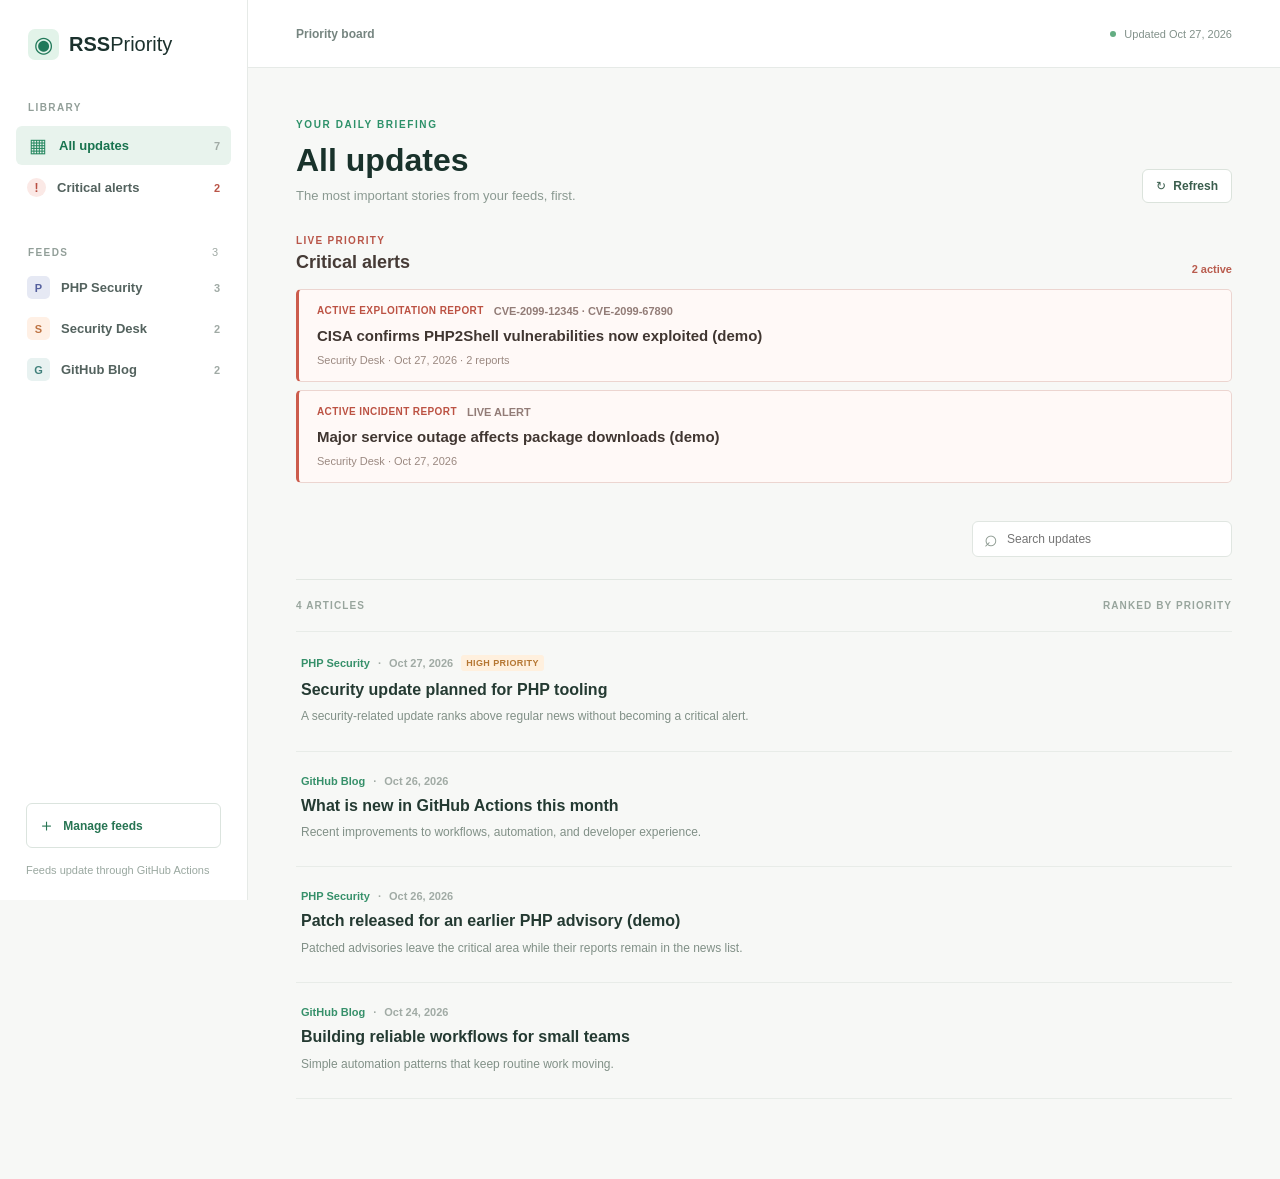
<file: preview.html>
<!doctype html>
<html lang="en">
<head>
  <meta charset="utf-8">
  <meta name="viewport" content="width=device-width, initial-scale=1">
  <meta name="theme-color" content="#f7f8f6" media="(prefers-color-scheme: light)">
  <meta name="theme-color" content="#161d1b" media="(prefers-color-scheme: dark)">
  <title>RSS Priority - Design Preview</title>
  <link rel="icon" href="assets/favicon.svg" type="image/svg+xml">
  <link rel="stylesheet" href="assets/style.css">
  <script src="assets/app.js" defer></script>
</head>
<body>
  <div class="app-shell">
    <aside class="sidebar" aria-label="Feed navigation">
      <a class="brand" href="./" aria-label="RSS Priority home"><span class="brand-mark" aria-hidden="true">◉</span><span>RSS<span class="brand-light">Priority</span></span></a>
      <div class="sidebar-label">LIBRARY</div>
      <nav class="primary-nav" aria-label="Views">
        <button class="nav-item active" type="button" data-view="all"><span class="nav-symbol" aria-hidden="true">▦</span><span>All updates</span><span class="nav-count" id="all-count">0</span></button>
        <button class="nav-item priority-nav" id="priority-nav" type="button"><span class="nav-symbol" aria-hidden="true">!</span><span>Critical alerts</span><span class="nav-count" id="pin-count">0</span></button>
      </nav>
      <div class="sidebar-heading"><span class="sidebar-label">FEEDS</span><span id="feed-count">0</span></div>
      <nav id="feed-list" class="feed-list" aria-label="Feeds"></nav>
      <div class="sidebar-bottom"><button id="manage-feeds" class="manage-button" type="button"><span aria-hidden="true">＋</span> Manage feeds</button><div class="sidebar-note">Feeds update through GitHub Actions</div></div>
    </aside>

    <div class="workspace">
      <header class="topbar"><span class="topbar-title">Priority board</span><span class="topbar-right"><span class="status-dot" aria-hidden="true"></span><span id="sync-status">Loading feeds</span></span></header>
      <main class="main-content">
        <div class="page-heading"><div><div class="eyebrow">YOUR DAILY BRIEFING</div><h1 id="page-title">All updates</h1><p id="page-subtitle">The most important stories from your feeds, first.</p></div><button class="refresh-button" id="refresh-button" type="button" title="Reload the published feed snapshot" aria-label="Reload feed snapshot">↻ <span>Refresh</span></button></div>
        <section id="critical-section" class="critical-section" aria-labelledby="critical-title"><div class="critical-heading"><div><div class="critical-eyebrow">LIVE PRIORITY</div><h2 id="critical-title">Critical alerts</h2></div><span id="critical-total" class="critical-total">0 active</span></div><div id="pin-list" class="pin-list"></div></section>
        <div class="toolbar"><label class="search"><span aria-hidden="true">⌕</span><input id="search-input" type="search" placeholder="Search updates" aria-label="Search updates"></label></div>
        <div class="list-heading"><span id="results-label">ARTICLES</span><span>RANKED BY PRIORITY</span></div>
        <div id="article-list" class="article-list" aria-live="polite"><div class="empty-state">Loading your feeds...</div></div>
      </main>
    </div>
  </div>

  <dialog id="manage-dialog" class="manage-dialog"><form method="dialog"><div class="dialog-head"><h2>Manage feeds</h2><button type="submit" class="close-button" aria-label="Close">×</button></div><p>Public RSS and Atom subscriptions are listed in <strong>config/feeds.json</strong>. Edit the JSON array and commit the change; GitHub Actions will rebuild the board.</p><pre>["https://example.com/feed.xml"]</pre><a class="dialog-link" href="https://github.com/BradleyBao/rss-priority/edit/main/config/feeds.json" target="_blank" rel="noopener noreferrer">Edit feed list on GitHub ↗</a><p class="dialog-footnote">Keep credentials out of this public file. Visitors can filter articles in this browser.</p></form></dialog>
  <script id="preview-data" type="application/json">{"updatedAt":"2026-10-27T12:00:00Z","feeds":[{"id":"0","title":"PHP Security","count":3},{"id":"1","title":"Security Desk","count":2},{"id":"2","title":"GitHub Blog","count":2}],"pins":[{"id":"CVE-2099-12345","cve":"CVE-2099-12345","title":"CISA confirms PHP2Shell vulnerabilities now exploited (demo)","url":"https://example.com/php-followup","feed":"Security Desk","feedIds":["0","1"],"date":"2026-10-27T11:20:00Z","reports":2,"reason":"Active exploitation report","cves":["CVE-2099-12345","CVE-2099-67890"],"urls":["https://example.com/php-security-report","https://example.com/php-followup"]},{"id":"https://example.com/service-incident","cve":null,"title":"Major service outage affects package downloads (demo)","url":"https://example.com/service-incident","feed":"Security Desk","feedIds":["1"],"date":"2026-10-27T08:30:00Z","reports":1,"reason":"Active incident report","cves":[],"urls":["https://example.com/service-incident"]}],"items":[{"feedId":"0","feed":"PHP Security","title":"PHP2Shell flaws now exploited in the wild (demo)","url":"https://example.com/php-security-report","date":"2026-10-27T10:15:00Z","summary":"Two sample CVEs, CVE-2099-12345 and CVE-2099-67890, are discussed in one report.","cves":["CVE-2099-12345","CVE-2099-67890"],"priorityScore":100},{"feedId":"1","feed":"Security Desk","title":"Major service outage affects package downloads (demo)","url":"https://example.com/service-incident","date":"2026-10-27T08:30:00Z","summary":"A sample incident shows that multiple urgent stories can appear together above the news.","cves":[],"priorityScore":100},{"feedId":"1","feed":"Security Desk","title":"CISA confirms PHP2Shell vulnerabilities now exploited (demo)","url":"https://example.com/php-followup","date":"2026-10-27T11:20:00Z","summary":"A follow-up on the same incident joins the existing pin.","cves":[],"priorityScore":100},{"feedId":"0","feed":"PHP Security","title":"Security update planned for PHP tooling","url":"https://example.com/php-tooling","date":"2026-10-27T06:00:00Z","summary":"A security-related update ranks above regular news without becoming a critical alert.","cves":[],"priorityScore":50},{"feedId":"2","feed":"GitHub Blog","title":"What is new in GitHub Actions this month","url":"https://example.com/actions","date":"2026-10-26T15:00:00Z","summary":"Recent improvements to workflows, automation, and developer experience.","cves":[],"priorityScore":0},{"feedId":"0","feed":"PHP Security","title":"Patch released for an earlier PHP advisory (demo)","url":"https://example.com/php-patch","date":"2026-10-26T09:00:00Z","summary":"Patched advisories leave the critical area while their reports remain in the news list.","cves":["CVE-2099-00001"],"priorityScore":0},{"feedId":"2","feed":"GitHub Blog","title":"Building reliable workflows for small teams","url":"https://example.com/workflows","date":"2026-10-24T16:00:00Z","summary":"Simple automation patterns that keep routine work moving.","cves":[],"priorityScore":0}]}</script>
</body>
</html>
</file>
<file: assets/style.css>
:root {
  color-scheme:light;
  font-family:Inter,ui-sans-serif,-apple-system,BlinkMacSystemFont,"Segoe UI",sans-serif;
  color:#202c2a;
  background:#f7f8f6;
  font-synthesis:none
}
* {
  box-sizing:border-box
}
body {
  margin:0
}
button,input {
  font:inherit
}
button {
  cursor:pointer
}
.app-shell {
  display:grid;
  grid-template-columns:248px minmax(0,1fr);
  min-height:100vh
}
.sidebar {
  position:sticky;
  top:0;
  align-self:start;
  display:flex;
  flex-direction:column;
  min-width:0;
  height:100vh;
  height:100dvh;
  padding:29px 16px 22px;
  background:#fff;
  border-right:1px solid #e6eae7
}
.brand {
  display:flex;
  align-items:center;
  gap:10px;
  padding:0 12px 42px;
  text-decoration:none;
  color:#1b312d;
  font-size:20px;
  font-weight:800;
  letter-spacing:0
}
.brand-light {
  font-weight:500
}
.brand-mark {
  display:grid;
  place-items:center;
  width:31px;
  height:31px;
  border-radius:7px;
  background:#e2f3e9;
  color:#21795a;
  font-size:22px
}
.sidebar-label {
  padding:0 12px;
  color:#929f99;
  font-size:10px;
  font-weight:800;
  letter-spacing:1.4px
}
.primary-nav {
  display:grid;
  gap:3px;
  margin:13px 0 39px
}
.nav-item,.feed-item {
  display:flex;
  align-items:center;
  width:100%;
  min-width:0;
  min-height:39px;
  gap:11px;
  padding:0 11px;
  border:0;
  border-radius:6px;
  background:transparent;
  color:#53625e;
  text-align:left;
  font-size:13px;
  font-weight:600
}
.nav-item:hover,.feed-item:hover {
  background:#f3f7f4
}
.nav-item.active,.feed-item.active {
  background:#e8f3ed;
  color:#18734f
}
.nav-symbol {
  width:21px;
  color:#84958b;
  font-size:19px;
  text-align:center
}
.nav-item.active .nav-symbol {
  color:#278861
}
.priority-nav .nav-symbol {
  display:grid;
  place-items:center;
  width:19px;
  height:19px;
  border-radius:50%;
  background:#fbe9e6;
  color:#b94f42;
  font-size:12px;
  font-weight:800
}
.priority-nav .nav-count {
  color:#ba5548
}
.nav-count,.feed-item-count {
  margin-left:auto;
  color:#a0aaa5;
  font-size:11px;
  font-weight:600
}
.sidebar-heading {
  display:flex;
  justify-content:space-between;
  align-items:center;
  padding-right:13px;
  color:#a0aaa5;
  font-size:11px
}
.feed-list {
  display:grid;
  grid-template-columns:minmax(0,1fr);
  align-content:start;
  min-width:0;
  min-height:0;
  overflow-y:auto;
  gap:2px;
  margin-top:10px
}
.feed-badge {
  display:grid;
  place-items:center;
  flex:none;
  width:23px;
  height:23px;
  border-radius:5px;
  background:#e6e9f4;
  color:#545f9d;
  font-size:11px;
  font-weight:800
}
.feed-item:nth-child(3n+2) .feed-badge {
  background:#fff0e5;
  color:#be7342
}
.feed-item:nth-child(3n) .feed-badge {
  background:#e8f2f1;
  color:#40807b
}
.feed-name {
  flex:1;
  min-width:0;
  overflow:hidden;
  white-space:nowrap;
  text-overflow:ellipsis
}
.feed-item-count {
  flex:none
}
.sidebar-bottom {
  flex:none;
  margin-top:auto;
  padding:24px 10px 0
}
.manage-button {
  width:100%;
  padding:10px 11px;
  border:1px solid #dbe4de;
  border-radius:6px;
  background:#fff;
  color:#277553;
  text-align:left;
  font-size:12px;
  font-weight:700
}
.manage-button span {
  font-size:17px;
  vertical-align:-1px;
  margin-right:5px
}
.manage-button:hover {
  background:#f3f8f4
}
.sidebar-note {
  margin-top:15px;
  color:#9aa8a0;
  font-size:11px;
  line-height:1.4
}
.workspace {
  min-width:0
}
.topbar {
  display:flex;
  justify-content:space-between;
  align-items:center;
  height:68px;
  padding:0 48px;
  border-bottom:1px solid #e6eae7;
  background:#fff
}
.topbar-title {
  color:#768580;
  font-size:12px;
  font-weight:600
}
.topbar-right {
  display:flex;
  align-items:center;
  gap:8px;
  color:#82918a;
  font-size:11px
}
.status-dot {
  width:6px;
  height:6px;
  border-radius:50%;
  background:#63ad82
}
.main-content {
  max-width:1150px;
  margin:auto;
  padding:51px 48px 80px
}
.page-heading {
  display:flex;
  align-items:flex-end;
  justify-content:space-between;
  gap:20px;
  margin-bottom:32px
}
.eyebrow {
  margin-bottom:11px;
  color:#2d9169;
  font-size:10px;
  font-weight:800;
  letter-spacing:1.6px
}
h1 {
  margin:0;
  color:#19322b;
  font-size:32px;
  font-weight:750;
  line-height:1.2
}
#page-subtitle {
  margin:9px 0 0;
  color:#8a9991;
  font-size:13px
}
.refresh-button {
  display:flex;
  align-items:center;
  gap:7px;
  padding:9px 13px;
  border:1px solid #dbe3dc;
  border-radius:6px;
  background:#fff;
  color:#3a5d4d;
  font-size:12px;
  font-weight:700
}
.refresh-button:first-letter {
  font-size:17px
}
.refresh-button:hover {
  background:#edf5ee
}
.critical-section {
  margin-bottom:38px;
  scroll-margin-top:20px
}
.critical-heading {
  display:flex;
  align-items:end;
  justify-content:space-between;
  gap:16px;
  margin-bottom:14px
}
.critical-eyebrow {
  margin-bottom:5px;
  color:#b95649;
  font-size:10px;
  font-weight:800;
  letter-spacing:1.3px
}
.critical-heading h2 {
  margin:0;
  color:#463b36;
  font-size:18px;
  line-height:1.3
}
.critical-total {
  color:#b95c4e;
  font-size:11px;
  font-weight:700
}
.pin-list {
  display:grid;
  gap:8px
}
.pin {
  padding:15px 18px;
  border:1px solid #ecd5d0;
  border-left:3px solid #cc5c4c;
  border-radius:5px;
  background:#fff9f7
}
.pin-top {
  display:flex;
  align-items:center;
  gap:10px;
  flex-wrap:wrap
}
.pin-label {
  color:#bc5243;
  font-size:10px;
  font-weight:800;
  letter-spacing:.4px;
  text-transform:uppercase
}
.pin-id {
  color:#927c77;
  font-size:11px;
  font-weight:700;
  overflow-wrap:anywhere
}
.pin h3 {
  margin:8px 0;
  font-size:15px;
  line-height:1.4
}
.pin h3 a {
  color:#403631;
  text-decoration:none
}
.pin h3 a:hover {
  color:#a94035;
  text-decoration:underline
}
.pin-meta {
  color:#9b8981;
  font-size:11px
}
.pin-empty {
  padding:16px 18px;
  border:1px solid #e2e9e2;
  border-radius:5px;
  background:#fff;
  color:#84938a;
  font-size:12px
}
.toolbar {
  display:flex;
  align-items:center;
  justify-content:flex-end;
  gap:16px;
  padding-bottom:22px;
  border-bottom:1px solid #e2e7e2
}
.search {
  display:flex;
  align-items:center;
  gap:7px;
  width:min(260px,45%);
  min-height:36px;
  padding:0 11px;
  border:1px solid #e0e6e1;
  border-radius:6px;
  background:#fff;
  color:#8d9a91
}
.search span {
  font-size:23px;
  line-height:1
}
.search input {
  width:100%;
  min-width:0;
  border:0;
  outline:0;
  background:transparent;
  color:#263b30;
  font-size:12px
}
.search:focus-within {
  border-color:#4b9d72;
  box-shadow:0 0 0 2px #4b9d7224
}
.list-heading {
  display:flex;
  align-items:center;
  justify-content:space-between;
  height:51px;
  color:#98a59d;
  font-size:10px;
  font-weight:800;
  letter-spacing:1.1px
}
.article-list {
  border-top:1px solid #e8ece8
}
.article {
  padding:23px 6px 24px 5px;
  border-bottom:1px solid #e8ece8
}
.article-meta {
  display:flex;
  align-items:center;
  gap:8px;
  flex-wrap:wrap;
  color:#a1aba5;
  font-size:11px;
  font-weight:600
}
.priority-tag {
  padding:3px 5px;
  border-radius:3px;
  background:#fff0de;
  color:#b57632;
  font-size:9px;
  font-weight:800;
  letter-spacing:.4px
}
.article-source {
  color:#36906a;
  font-weight:800
}
.article h2 {
  margin:8px 0 7px;
  font-size:16px;
  line-height:1.35;
  font-weight:750
}
.article h2 a {
  color:#243a32;
  text-decoration:none
}
.article h2 a:hover {
  color:#287c56;
  text-decoration:underline
}
.article p {
  max-width:680px;
  margin:0;
  color:#819087;
  font-size:12px;
  line-height:1.6
}
.empty-state {
  padding:60px 18px;
  text-align:center;
  color:#8c9c92;
  font-size:13px;
  line-height:1.6
}
.manage-dialog {
  width:min(440px,calc(100% - 32px));
  padding:25px;
  border:1px solid #dfe7e0;
  border-radius:8px;
  box-shadow:0 16px 60px #1b332429;
  color:#34443b
}
.manage-dialog::backdrop {
  background:#1d2e2770
}
.dialog-head {
  display:flex;
  justify-content:space-between;
  align-items:center
}
.dialog-head h2 {
  margin:0;
  font-size:19px;
  color:#19372b
}
.close-button {
  border:0;
  background:none;
  color:#88988e;
  font-size:25px
}
.manage-dialog p {
  font-size:13px;
  line-height:1.6;
  color:#65766b
}
.manage-dialog pre {
  overflow:auto;
  padding:14px;
  border-radius:5px;
  background:#eff4ef;
  color:#31523b;
  font-size:12px
}
.dialog-link {
  display:inline-block;
  margin-top:3px;
  padding:10px 13px;
  border-radius:5px;
  background:#247e57;
  color:#fff;
  text-decoration:none;
  font-size:12px;
  font-weight:700
}
.dialog-link:hover {
  background:#176848
}
.dialog-footnote {
  margin-bottom:0;
  font-size:11px!important;
  color:#9aa79d!important
}
@media(max-width:760px) {
  .app-shell {
    display:block
  }
  .sidebar {
    z-index:10;
    height:auto;
    max-height:50dvh;
    overflow-y:auto;
    padding:14px 16px 12px;
    border-right:0;
    border-bottom:1px solid #e5eae5
  }
  .brand {
    padding:0 0 14px;
    font-size:18px
  }
  .sidebar>.sidebar-label,.sidebar-heading {
    display:none
  }
  .feed-list {
    display:flex;
    overflow-x:auto;
    overflow-y:hidden;
    margin-top:8px
  }
  .feed-item {
    width:auto;
    max-width:180px;
    flex:none
  }
  .feed-item-count {
    display:none
  }
  .sidebar-bottom {
    padding:10px 0 0
  }
  .manage-button {
    width:auto
  }
  .sidebar-note {
    display:none
  }
  .primary-nav {
    display:flex;
    gap:5px;
    margin:0;
    overflow:auto
  }
  .nav-item {
    width:auto;
    min-width:max-content;
    padding:0 10px;
    font-size:12px
  }
  .nav-count {
    margin-left:3px
  }
  .topbar {
    height:45px;
    padding:0 20px
  }
  .main-content {
    padding:33px 20px 60px
  }
  .page-heading {
    margin-bottom:29px
  }
  h1 {
    font-size:28px
  }
  .article {
    padding:21px 0
  }
  .refresh-button span {
    display:none
  }
  .toolbar {
    align-items:stretch;
    flex-wrap:wrap
  }
  .search {
    width:100%
  }
}
@media(prefers-color-scheme:dark) {
  :root {
    color-scheme:dark;
    color:#dce8e1;
    background:#161d1b
  }
  .sidebar,.topbar {
    background:#1d2723;
    border-color:#34443a
  }
  .brand,h1,.article h2 a,.dialog-head h2 {
    color:#e2f2e8
  }
  .brand-mark,.nav-item.active,.feed-item.active {
    background:#244b3a;
    color:#9ce1b6
  }
  .sidebar-label,.sidebar-heading,.nav-count,.feed-item-count,.sidebar-note {
    color:#a0b4a7
  }
  .nav-item,.feed-item {
    color:#c5d3c9
  }
  .nav-item:hover,.feed-item:hover,.manage-button:hover,.refresh-button:hover {
    background:#2a3c32
  }
  .nav-item.active,.feed-item.active,.nav-item.active .nav-symbol {
    color:#a6e6ba
  }
  .nav-symbol,.topbar-title,.topbar-right,#page-subtitle,.article-meta,.article p,.empty-state,.pin-empty,.list-heading {
    color:#a8b9ae
  }
  .priority-nav .nav-symbol {
    background:#68352f;
    color:#ffd0c7
  }
  .priority-nav .nav-count,.critical-eyebrow,.critical-total,.pin-label {
    color:#ff9b86
  }
  .feed-badge {
    background:#393a60;
    color:#c9c9ff
  }
  .feed-item:nth-child(3n+2) .feed-badge {
    background:#554032;
    color:#ffcf9f
  }
  .feed-item:nth-child(3n) .feed-badge {
    background:#2d514b;
    color:#a1ded2
  }
  .manage-button,.refresh-button,.search,.pin-empty {
    background:#27342d;
    border-color:#46594a;
    color:#b9e5c6
  }
  .search input {
    color:#e2f2e8
  }
  .search input::placeholder {
    color:#a8b9ae
  }
  .search:focus-within {
    border-color:#8adba9;
    box-shadow:0 0 0 2px #8adba933
  }
  .eyebrow,.article-source,.article h2 a:hover {
    color:#8ed5a7
  }
  .critical-heading h2,.pin h3 a {
    color:#f2e4dd
  }
  .pin {
    background:#332622;
    border-color:#70463d;
    border-left-color:#e87d6b
  }
  .pin-id,.pin-meta {
    color:#c5aea5
  }
  .pin h3 a:hover {
    color:#ffad9c
  }
  .toolbar,.article-list,.article {
    border-color:#36463c
  }
  .priority-tag {
    background:#4c3b27;
    color:#ffd08d
  }
  .manage-dialog {
    background:#202b25;
    border-color:#4a5c4f;
    box-shadow:0 16px 60px #0009;
    color:#dce8e1
  }
  .manage-dialog::backdrop {
    background:#050b09b8
  }
  .manage-dialog p,.dialog-footnote {
    color:#b8c9bc!important
  }
  .manage-dialog pre {
    background:#17221b;
    color:#bee9c9
  }
  .close-button {
    color:#c0cec2
  }
  .dialog-link {
    background:#267a52;
    color:#fff
  }
  .dialog-link:hover {
    background:#329565
  }
}
@media(max-width:400px) {
  .topbar-title {
    display:none
  }
  .topbar {
    justify-content:flex-end
  }
  .article h2 {
    font-size:15px
  }
  .page-heading {
    align-items:center
  }
  .refresh-button {
    padding:8px 10px
  }
}
</file>
